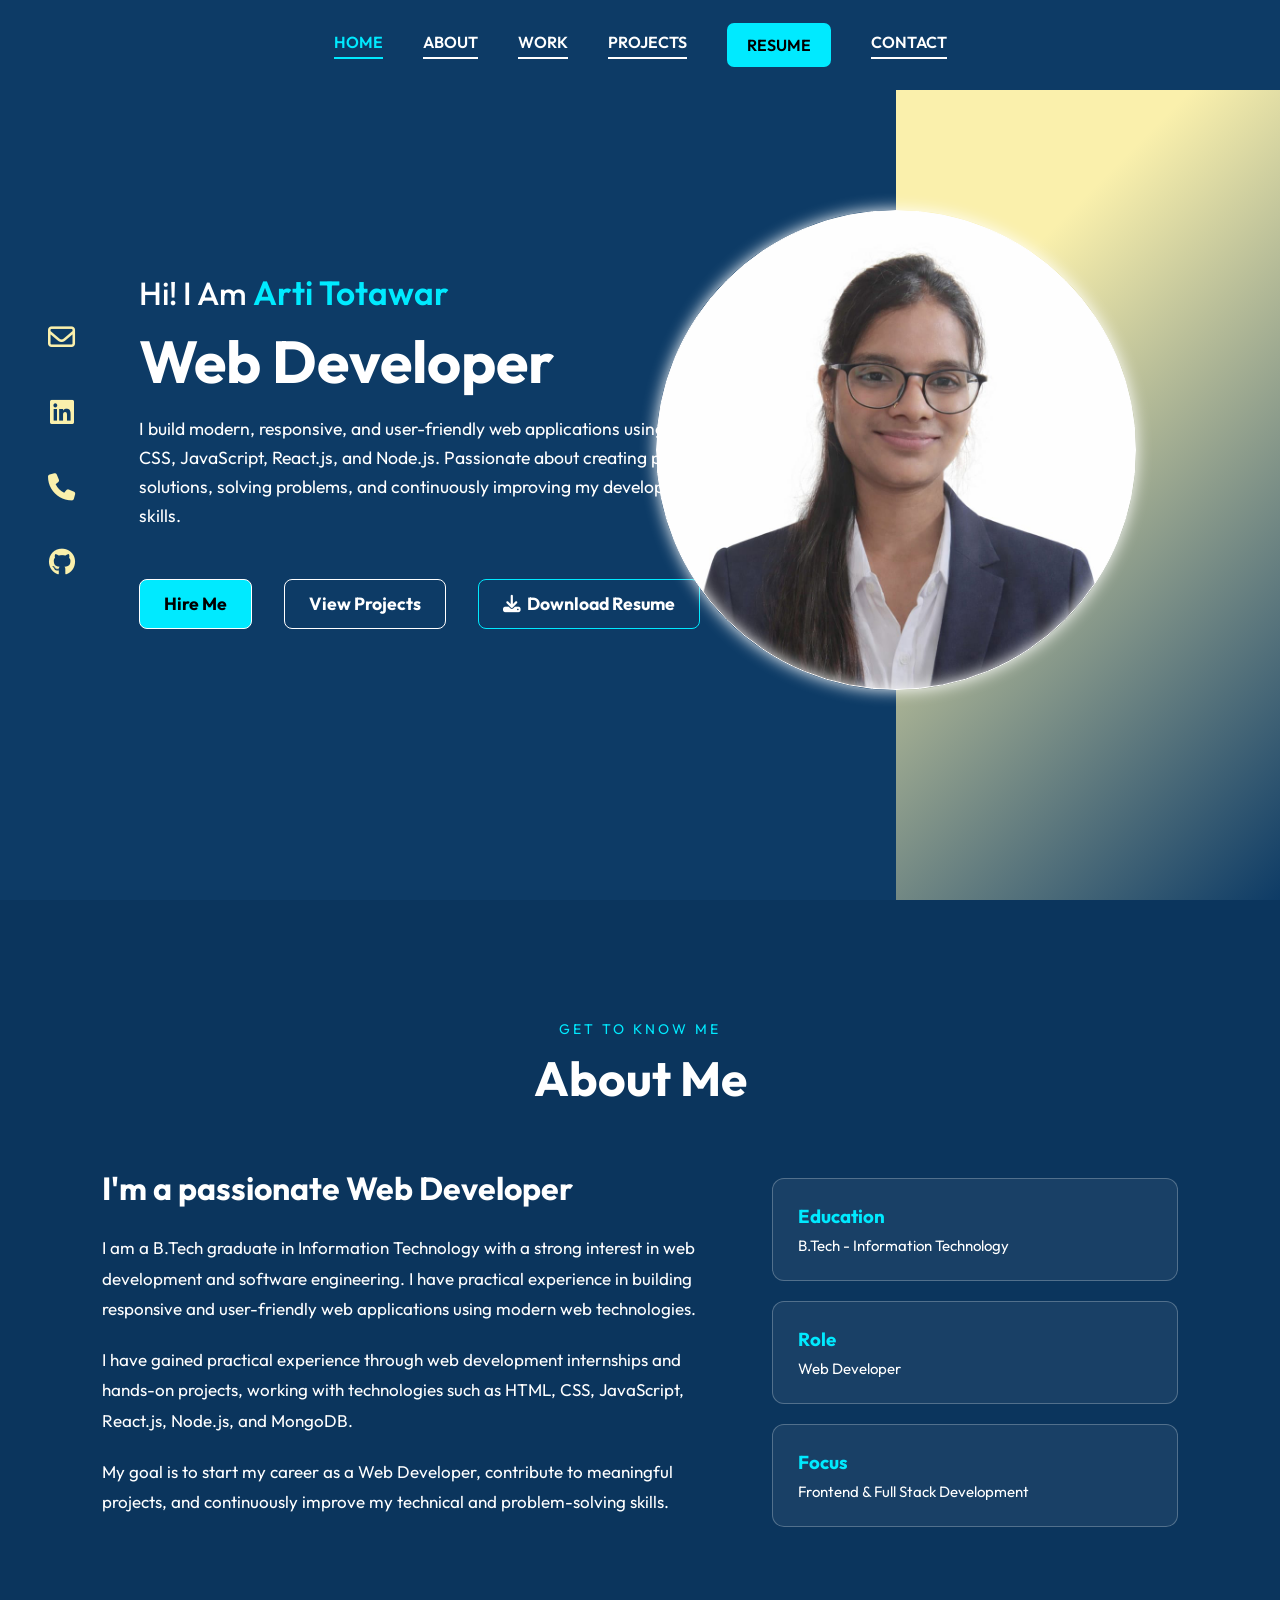
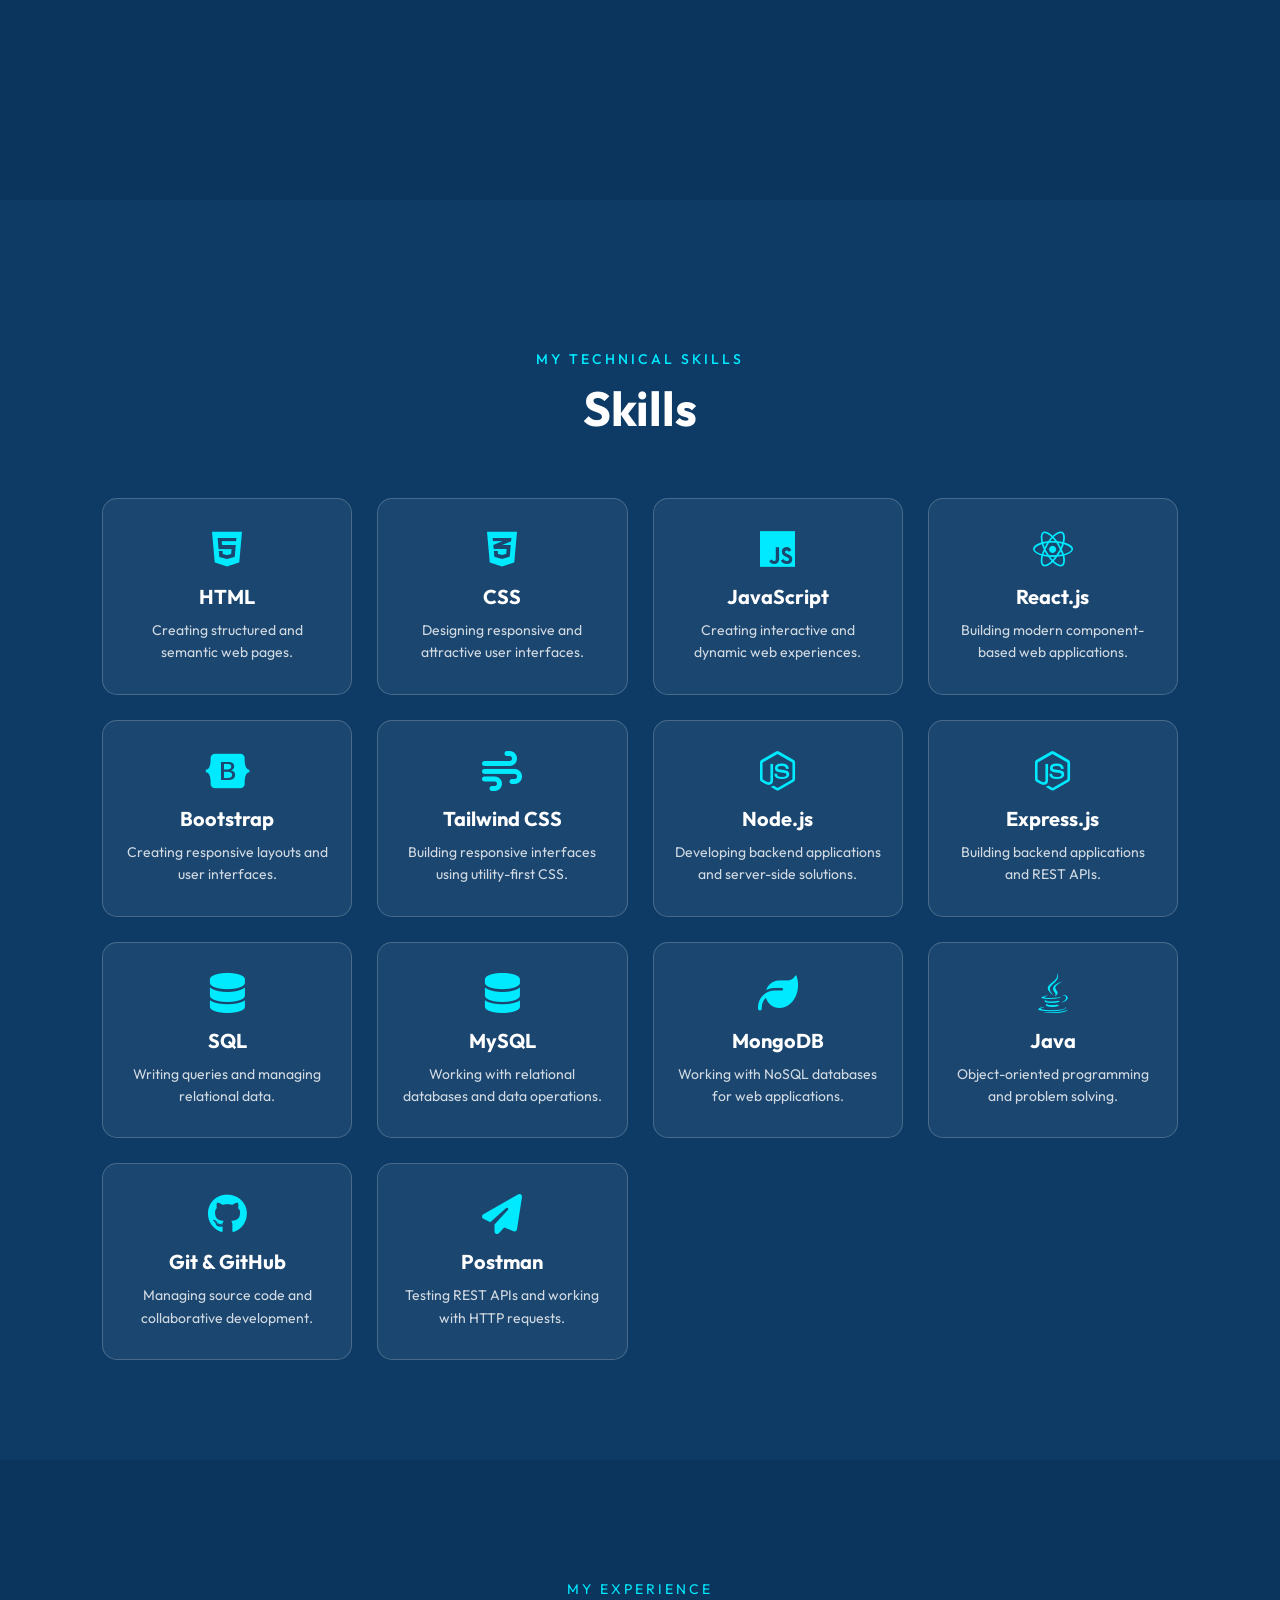
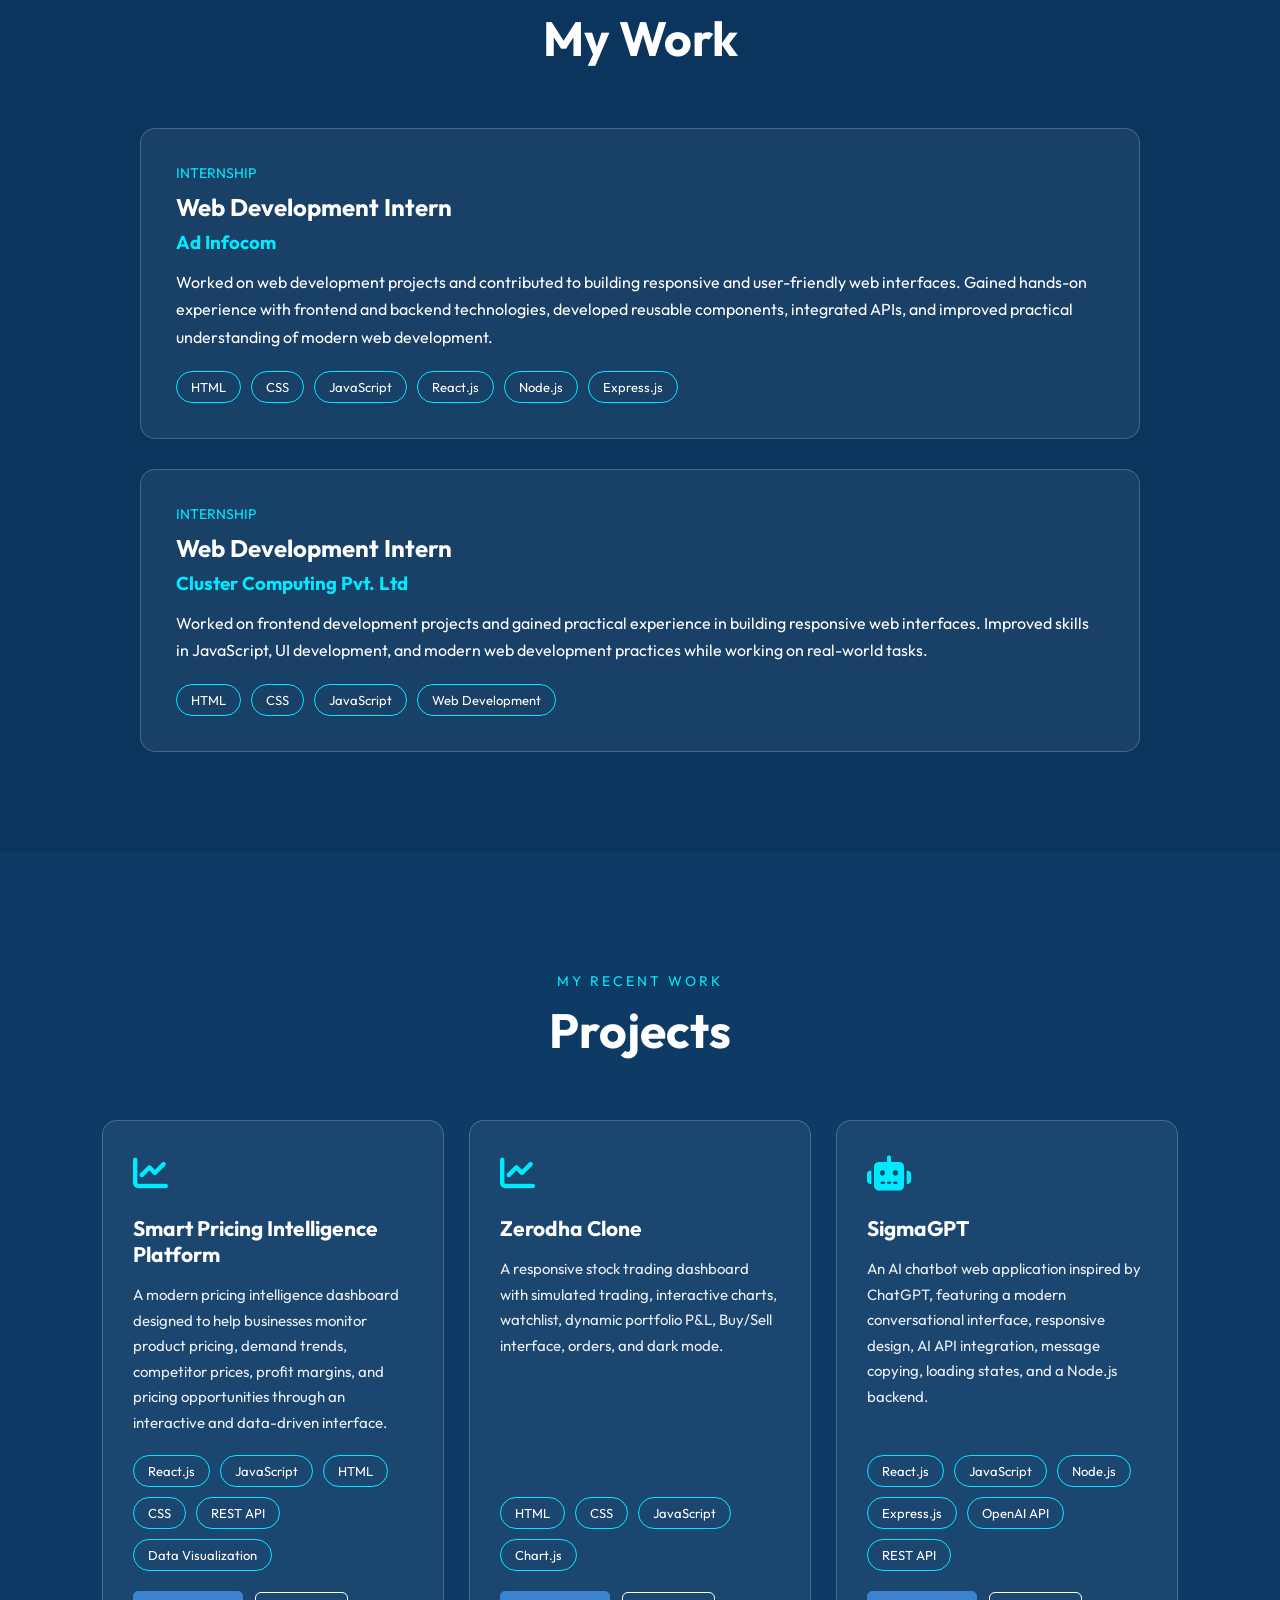
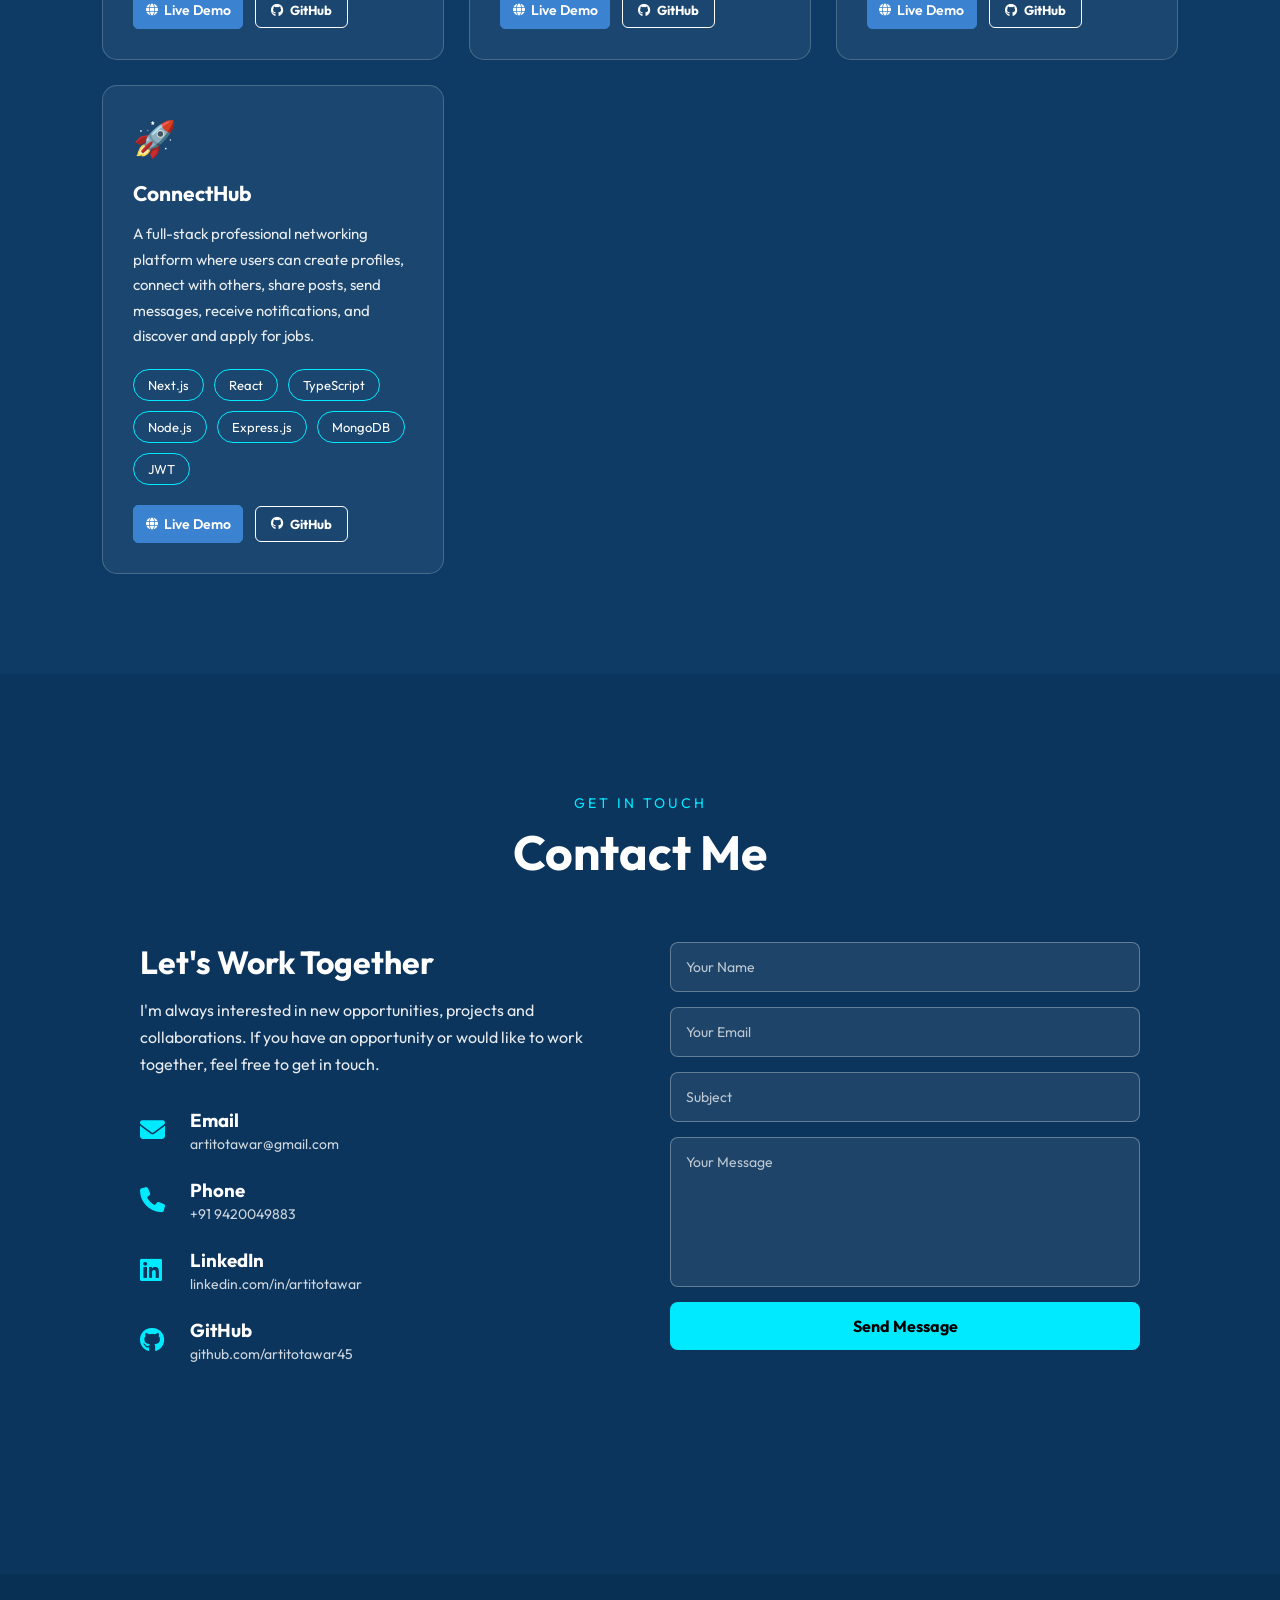
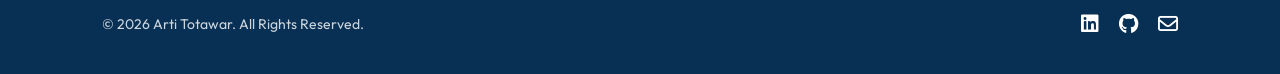
<file: index.html>
<!DOCTYPE html>
<html lang="en">

<head>
    <meta charset="UTF-8">
    <meta name="viewport" content="width=device-width, initial-scale=1.0">

    <title>Arti Totawar | Web Developer</title>

    <!-- CSS -->
    <link rel="stylesheet" href="style.css">

    <!-- Font Awesome -->
    <link
        rel="stylesheet"
        href="https://cdnjs.cloudflare.com/ajax/libs/font-awesome/6.7.2/css/all.min.css"
    >
</head>

<body>

    <!-- =====================================================
         NAVIGATION BAR
    ====================================================== -->

    <nav class="navlist">

        <a href="#home">HOME</a>

        <a href="#about">ABOUT</a>

        <a href="#work">WORK</a>

        <a href="#projects">PROJECTS</a>

        <a
            href="resume.pdf"
            target="_blank"
            class="resume-btn"
        >
            RESUME
        </a>

        <a href="#contact">CONTACT</a>

    </nav>


    <!-- =====================================================
         HOME SECTION
    ====================================================== -->

    <section
        class="portfolio-container"
        id="home"
    >

        <!-- LEFT SIDE -->

        <div class="left-container">

            <!-- SOCIAL ICONS -->

            <div class="icons">

                <!-- EMAIL -->

                <a href="mailto:artitotawar@gmail.com">
                    <i class="fa-regular fa-envelope"></i>
                </a>


                <!-- LINKEDIN -->

                <a
                    href="https://www.linkedin.com/in/artitotawar"
                    target="_blank"
                    rel="noopener noreferrer"
                >
                    <i class="fa-brands fa-linkedin"></i>
                </a>


                <!-- PHONE -->

                <a href="tel:+919420049883">
                    <i class="fa-solid fa-phone"></i>
                </a>


                <!-- GITHUB -->

                <a
                    href="https://github.com/artitotawar45"
                    target="_blank"
                    rel="noopener noreferrer"
                >
                    <i class="fa-brands fa-github"></i>
                </a>

            </div>


            <!-- HOME CONTENT -->

            <div class="content">

                <p class="intro">
                    Hi! I Am
                    <span>Arti Totawar</span>
                </p>


                <h1>
                    Web Developer
                </h1>


                <p class="detail">
                    I build modern, responsive, and user-friendly web
                    applications using HTML, CSS, JavaScript, React.js,
                    and Node.js. Passionate about creating practical
                    solutions, solving problems, and continuously
                    improving my development skills.
                </p>


                <!-- BUTTONS -->

                <div class="btn-container">

                    <a
                        href="#contact"
                        class="btn hire-btn"
                    >
                        Hire Me
                    </a>


                    <a
                        href="#projects"
                        class="btn project-btn"
                    >
                        View Projects
                    </a>


                    <a
                        href="resume.pdf"
                        download
                        class="btn resume-download-btn"
                    >
                        <i class="fa-solid fa-download"></i>
                        Download Resume
                    </a>

                </div>

            </div>

        </div>


        <!-- RIGHT SIDE -->

        <div class="right-container"></div>


        <!-- PROFILE IMAGE -->

        <div class="design">

            <div class="circle"></div>

            <div class="circle"></div>

        </div>

    </section>



    <!-- =====================================================
         ABOUT SECTION
    ====================================================== -->

    <section
        class="portfolio-section about-section"
        id="about"
    >

        <div class="section-title">

            <p>
                GET TO KNOW ME
            </p>

            <h1>
                About Me
            </h1>

        </div>


        <div class="about-content">

            <!-- ABOUT TEXT -->

            <div class="about-text">

                <h2>
                    I'm a passionate Web Developer
                </h2>


                <p>
                    I am a B.Tech graduate in Information Technology
                    with a strong interest in web development and
                    software engineering. I have practical experience
                    in building responsive and user-friendly web
                    applications using modern web technologies.
                </p>


                <p>
                    I have gained practical experience through web
                    development internships and hands-on projects,
                    working with technologies such as HTML, CSS,
                    JavaScript, React.js, Node.js, and MongoDB.
                </p>


                <p>
                    My goal is to start my career as a Web Developer,
                    contribute to meaningful projects, and continuously
                    improve my technical and problem-solving skills.
                </p>

            </div>


            <!-- ABOUT INFORMATION -->

            <div class="about-box">

                <div>

                    <h3>
                        Education
                    </h3>

                    <p>
                        B.Tech - Information Technology
                    </p>

                </div>


                <div>

                    <h3>
                        Role
                    </h3>

                    <p>
                        Web Developer
                    </p>

                </div>


                <div>

                    <h3>
                        Focus
                    </h3>

                    <p>
                        Frontend & Full Stack Development
                    </p>

                </div>

            </div>

        </div>

    </section>



    <!-- =====================================================
         SKILLS SECTION
    ====================================================== -->

    <section
        id="skills"
        class="skills-section"
    >

        <div class="section-heading">

            <span>
                MY TECHNICAL SKILLS
            </span>

            <h1>
                Skills
            </h1>

        </div>


        <div class="skills-grid">

            <!-- HTML -->

            <div class="skill-card">

                <i class="fa-brands fa-html5"></i>

                <h3>
                    HTML
                </h3>

                <p>
                    Creating structured and semantic web pages.
                </p>

            </div>


            <!-- CSS -->

            <div class="skill-card">

                <i class="fa-brands fa-css3-alt"></i>

                <h3>
                    CSS
                </h3>

                <p>
                    Designing responsive and attractive user interfaces.
                </p>

            </div>


            <!-- JAVASCRIPT -->

            <div class="skill-card">

                <i class="fa-brands fa-js"></i>

                <h3>
                    JavaScript
                </h3>

                <p>
                    Creating interactive and dynamic web experiences.
                </p>

            </div>


            <!-- REACT -->

            <div class="skill-card">

                <i class="fa-brands fa-react"></i>

                <h3>
                    React.js
                </h3>

                <p>
                    Building modern component-based web applications.
                </p>

            </div>


            <!-- BOOTSTRAP -->

            <div class="skill-card">

                <i class="fa-brands fa-bootstrap"></i>

                <h3>
                    Bootstrap
                </h3>

                <p>
                    Creating responsive layouts and user interfaces.
                </p>

            </div>


            <!-- TAILWIND -->

            <div class="skill-card">

                <i class="fa-solid fa-wind"></i>

                <h3>
                    Tailwind CSS
                </h3>

                <p>
                    Building responsive interfaces using utility-first CSS.
                </p>

            </div>


            <!-- NODE -->

            <div class="skill-card">

                <i class="fa-brands fa-node-js"></i>

                <h3>
                    Node.js
                </h3>

                <p>
                    Developing backend applications and server-side solutions.
                </p>

            </div>


            <!-- EXPRESS -->

            <div class="skill-card">

                <i class="fa-brands fa-node-js"></i>

                <h3>
                    Express.js
                </h3>

                <p>
                    Building backend applications and REST APIs.
                </p>

            </div>


            <!-- SQL -->

            <div class="skill-card">

                <i class="fa-solid fa-database"></i>

                <h3>
                    SQL
                </h3>

                <p>
                    Writing queries and managing relational data.
                </p>

            </div>


            <!-- MYSQL -->

            <div class="skill-card">

                <i class="fa-solid fa-database"></i>

                <h3>
                    MySQL
                </h3>

                <p>
                    Working with relational databases and data operations.
                </p>

            </div>


            <!-- MONGODB -->

            <div class="skill-card">

                <i class="fa-solid fa-leaf"></i>

                <h3>
                    MongoDB
                </h3>

                <p>
                    Working with NoSQL databases for web applications.
                </p>

            </div>


            <!-- JAVA -->

            <div class="skill-card">

                <i class="fa-brands fa-java"></i>

                <h3>
                    Java
                </h3>

                <p>
                    Object-oriented programming and problem solving.
                </p>

            </div>


            <!-- GIT -->

            <div class="skill-card">

                <i class="fa-brands fa-github"></i>

                <h3>
                    Git & GitHub
                </h3>

                <p>
                    Managing source code and collaborative development.
                </p>

            </div>


            <!-- POSTMAN -->

            <div class="skill-card">

                <i class="fa-solid fa-paper-plane"></i>

                <h3>
                    Postman
                </h3>

                <p>
                    Testing REST APIs and working with HTTP requests.
                </p>

            </div>

        </div>

    </section>



    <!-- =====================================================
         WORK SECTION
    ====================================================== -->

    <section
        class="portfolio-section work-section"
        id="work"
    >

        <div class="section-title">

            <p>
                MY EXPERIENCE
            </p>

            <h1>
                My Work
            </h1>

        </div>


        <div class="work-container">

            <!-- WORK 1 -->

            <div class="work-card">

                <div class="work-date">
                    Internship
                </div>

                <h2>
                    Web Development Intern
                </h2>

                <h3>
                    Ad Infocom
                </h3>

                <p>
                    Worked on web development projects and contributed
                    to building responsive and user-friendly web
                    interfaces. Gained hands-on experience with
                    frontend and backend technologies, developed
                    reusable components, integrated APIs, and improved
                    practical understanding of modern web development.
                </p>

                <div class="technology-list">

                    <span>HTML</span>
                    <span>CSS</span>
                    <span>JavaScript</span>
                    <span>React.js</span>
                    <span>Node.js</span>
                    <span>Express.js</span>

                </div>

            </div>


            <!-- WORK 2 -->

            <div class="work-card">

                <div class="work-date">
                    Internship
                </div>

                <h2>
                    Web Development Intern
                </h2>

                <h3>
                    Cluster Computing Pvt. Ltd
                </h3>

                <p>
                    Worked on frontend development projects and gained
                    practical experience in building responsive web
                    interfaces. Improved skills in JavaScript, UI
                    development, and modern web development practices
                    while working on real-world tasks.
                </p>

                <div class="technology-list">

                    <span>HTML</span>
                    <span>CSS</span>
                    <span>JavaScript</span>
                    <span>Web Development</span>

                </div>

            </div>

        </div>

    </section>



    <!-- =====================================================
         PROJECTS SECTION
    ====================================================== -->

    <section
        class="portfolio-section projects-section"
        id="projects"
    >

        <div class="section-title">

            <p>
                MY RECENT WORK
            </p>

            <h1>
                Projects
            </h1>

        </div>


        <div class="project-grid">

            <!-- PROJECT 1 -->

            <div class="project-card">

                <div class="project-icon">
                    <i class="fa-solid fa-chart-line"></i>
                </div>

                <h2>
                    Smart Pricing Intelligence Platform
                </h2>

                <p>
                    A modern pricing intelligence dashboard designed
                    to help businesses monitor product pricing, demand
                    trends, competitor prices, profit margins, and
                    pricing opportunities through an interactive and
                    data-driven interface.
                </p>

                <div class="technology-list">

                    <span>React.js</span>
                    <span>JavaScript</span>
                    <span>HTML</span>
                    <span>CSS</span>
                    <span>REST API</span>
                    <span>Data Visualization</span>

                </div>

                <div class="project-links">

                    <a
                        href="https://smart-pricing-delta.vercel.app/"
                        target="_blank"
                        rel="noopener noreferrer"
                        class="live-demo-btn"
                    >
                        <i class="fa-solid fa-globe"></i>
                        Live Demo
                    </a>

                    <a
                        href="https://github.com/artitotawar45/SmartPricing"
                        target="_blank"
                        rel="noopener noreferrer"
                        class="card-btn github-btn"
                    >
                        <i class="fa-brands fa-github"></i>
                        GitHub
                    </a>

                </div>

            </div>



            <!-- PROJECT 2 -->

            <div class="project-card">

                <div class="project-icon">
                    <i class="fa-solid fa-chart-line"></i>
                </div>

                <h2>
                    Zerodha Clone
                </h2>

                <p>
                    A responsive stock trading dashboard with simulated
                    trading, interactive charts, watchlist, dynamic
                    portfolio P&amp;L, Buy/Sell interface, orders,
                    and dark mode.
                </p>

                <div class="technology-list">

                    <span>HTML</span>
                    <span>CSS</span>
                    <span>JavaScript</span>
                    <span>Chart.js</span>

                </div>

                <div class="project-links">

                    <a
                        href="https://artitotawar45.github.io/zerodha/"
                        target="_blank"
                        rel="noopener noreferrer"
                        class="live-demo-btn"
                    >
                        <i class="fa-solid fa-globe"></i>
                        Live Demo
                    </a>

                    <a
                        href="https://github.com/artitotawar45/zerodha"
                        target="_blank"
                        rel="noopener noreferrer"
                        class="card-btn github-btn"
                    >
                        <i class="fa-brands fa-github"></i>
                        GitHub
                    </a>

                </div>

            </div>



            <!-- PROJECT 3 -->

            <div class="project-card">

                <div class="project-icon">
                    <i class="fa-solid fa-robot"></i>
                </div>

                <h2>
                    SigmaGPT
                </h2>

                <p>
                    An AI chatbot web application inspired by ChatGPT,
                    featuring a modern conversational interface,
                    responsive design, AI API integration, message
                    copying, loading states, and a Node.js backend.
                </p>

                <div class="technology-list">

                    <span>React.js</span>
                    <span>JavaScript</span>
                    <span>Node.js</span>
                    <span>Express.js</span>
                    <span>OpenAI API</span>
                    <span>REST API</span>

                </div>

                <div class="project-links">

                    <a
                        href="https://sigmagpt-henna.vercel.app/"
                        target="_blank"
                        rel="noopener noreferrer"
                        class="live-demo-btn"
                    >
                        <i class="fa-solid fa-globe"></i>
                        Live Demo
                    </a>

                    <a
                        href="https://github.com/artitotawar45/SigmaGPT"
                        target="_blank"
                        rel="noopener noreferrer"
                        class="card-btn github-btn"
                    >
                        <i class="fa-brands fa-github"></i>
                        GitHub
                    </a>

                </div>

            </div>



            <!-- PROJECT 4 -->

            <div class="project-card">

                <div class="project-icon">
                    🚀
                </div>

                <h2>
                    ConnectHub
                </h2>

                <p>
                    A full-stack professional networking platform where
                    users can create profiles, connect with others,
                    share posts, send messages, receive notifications,
                    and discover and apply for jobs.
                </p>

                <div class="technology-list">

                    <span>Next.js</span>
                    <span>React</span>
                    <span>TypeScript</span>
                    <span>Node.js</span>
                    <span>Express.js</span>
                    <span>MongoDB</span>
                    <span>JWT</span>

                </div>

                <div class="project-links">

                    <a
                        href="https://connect-hub-professional-network-ey.vercel.app"
                        target="_blank"
                        rel="noopener noreferrer"
                        class="live-demo-btn"
                    >
                        <i class="fa-solid fa-globe"></i>
                        Live Demo
                    </a>

                    <a
                        href="https://github.com/artitotawar45/ConnectHub-Professional-Network"
                        target="_blank"
                        rel="noopener noreferrer"
                        class="card-btn github-btn"
                    >
                        <i class="fa-brands fa-github"></i>
                        GitHub
                    </a>

                </div>

            </div>

        </div>

    </section>



    <!-- =====================================================
         CONTACT SECTION
    ====================================================== -->

    <section
        class="portfolio-section contact-section"
        id="contact"
    >

        <div class="section-title">

            <p>
                GET IN TOUCH
            </p>

            <h1>
                Contact Me
            </h1>

        </div>


        <div class="contact-container">

            <!-- CONTACT INFORMATION -->

            <div class="contact-text">

                <h2>
                    Let's Work Together
                </h2>

                <p>
                    I'm always interested in new opportunities,
                    projects and collaborations. If you have an
                    opportunity or would like to work together,
                    feel free to get in touch.
                </p>


                <!-- EMAIL -->

                <div class="contact-item">

                    <i class="fa-solid fa-envelope"></i>

                    <div>

                        <h3>
                            Email
                        </h3>

                        <p>
                            artitotawar@gmail.com
                        </p>

                    </div>

                </div>


                <!-- PHONE -->

                <div class="contact-item">

                    <i class="fa-solid fa-phone"></i>

                    <div>

                        <h3>
                            Phone
                        </h3>

                        <p>
                            +91 9420049883
                        </p>

                    </div>

                </div>


                <!-- LINKEDIN -->

                <div class="contact-item">

                    <i class="fa-brands fa-linkedin"></i>

                    <div>

                        <h3>
                            LinkedIn
                        </h3>

                        <p>
                            linkedin.com/in/artitotawar
                        </p>

                    </div>

                </div>


                <!-- GITHUB -->

                <div class="contact-item">

                    <i class="fa-brands fa-github"></i>

                    <div>

                        <h3>
                            GitHub
                        </h3>

                        <p>
                            github.com/artitotawar45
                        </p>

                    </div>

                </div>

            </div>



            <!-- CONTACT FORM -->

            <form
                class="contact-form"
            >

                <input
                    type="text"
                    placeholder="Your Name"
                    required
                >

                <input
                    type="email"
                    placeholder="Your Email"
                    required
                >

                <input
                    type="text"
                    placeholder="Subject"
                >

                <textarea
                    placeholder="Your Message"
                    required
                ></textarea>

                <button type="submit">
                    Send Message
                </button>

            </form>

        </div>

    </section>



    <!-- =====================================================
         FOOTER
    ====================================================== -->

    <footer class="footer">

        <p>
            © 2026 Arti Totawar. All Rights Reserved.
        </p>


        <div class="footer-icons">

            <a
                href="https://www.linkedin.com/in/artitotawar"
                target="_blank"
                rel="noopener noreferrer"
            >
                <i class="fa-brands fa-linkedin"></i>
            </a>


            <a
                href="https://github.com/artitotawar45"
                target="_blank"
                rel="noopener noreferrer"
            >
                <i class="fa-brands fa-github"></i>
            </a>


            <a href="mailto:artitotawar@gmail.com">
                <i class="fa-regular fa-envelope"></i>
            </a>

        </div>

    </footer>



    <!-- BACK TO TOP -->

    <button
        class="back-to-top"
        aria-label="Back to top"
    >
        ↑
    </button>


    <!-- JAVASCRIPT -->

    <script src="script.js"></script>

</body>

</html>
</file>
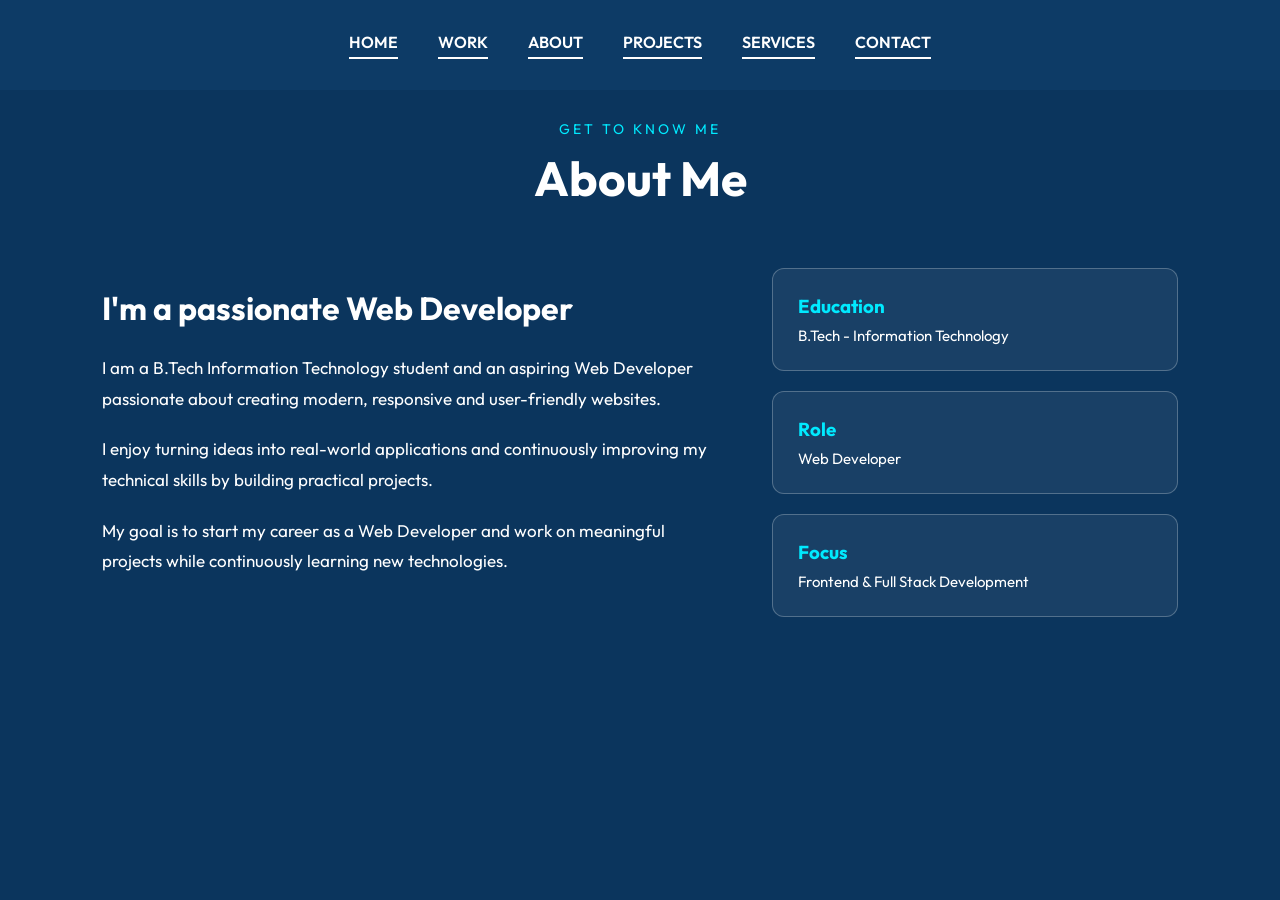
<file: about.html>
<!DOCTYPE html>
<html lang="en">

<head>
    <meta charset="UTF-8">
    <meta name="viewport" content="width=device-width, initial-scale=1.0">

    <title>About | Arti Totawar</title>

    <link rel="stylesheet" href="style.css">

    <link rel="stylesheet"
        href="https://cdnjs.cloudflare.com/ajax/libs/font-awesome/6.7.2/css/all.min.css">
</head>

<body>

    <div class="inner-page">

        <nav class="navlist">

            <a href="index.html">HOME</a>
            <a href="work.html">WORK</a>
            <a href="about.html">ABOUT</a>
            <a href="project.html">PROJECTS</a>
            <a href="service.html">SERVICES</a>
            <a href="contact.html">CONTACT</a>

        </nav>


        <section class="portfolio-section about-section" id="about">

    <div class="section-title">
        <p>GET TO KNOW ME</p>
        <h1>About Me</h1>
    </div>

    <div class="about-content">

        <div class="about-text">

            <h2>I'm a passionate Web Developer</h2>

            <p>
                I am a B.Tech Information Technology student and an aspiring
                Web Developer passionate about creating modern, responsive
                and user-friendly websites.
            </p>

            <p>
                I enjoy turning ideas into real-world applications and
                continuously improving my technical skills by building
                practical projects.
            </p>

            <p>
                My goal is to start my career as a Web Developer and work
                on meaningful projects while continuously learning new
                technologies.
            </p>

        </div>


        <div class="about-box">

            <div>
                <h3>Education</h3>
                <p>B.Tech - Information Technology</p>
            </div>

            <div>
                <h3>Role</h3>
                <p>Web Developer</p>
            </div>

            <div>
                <h3>Focus</h3>
                <p>Frontend & Full Stack Development</p>
            </div>

        </div>

    </div>

</section>

    </div>

</body>

</html>
</file>
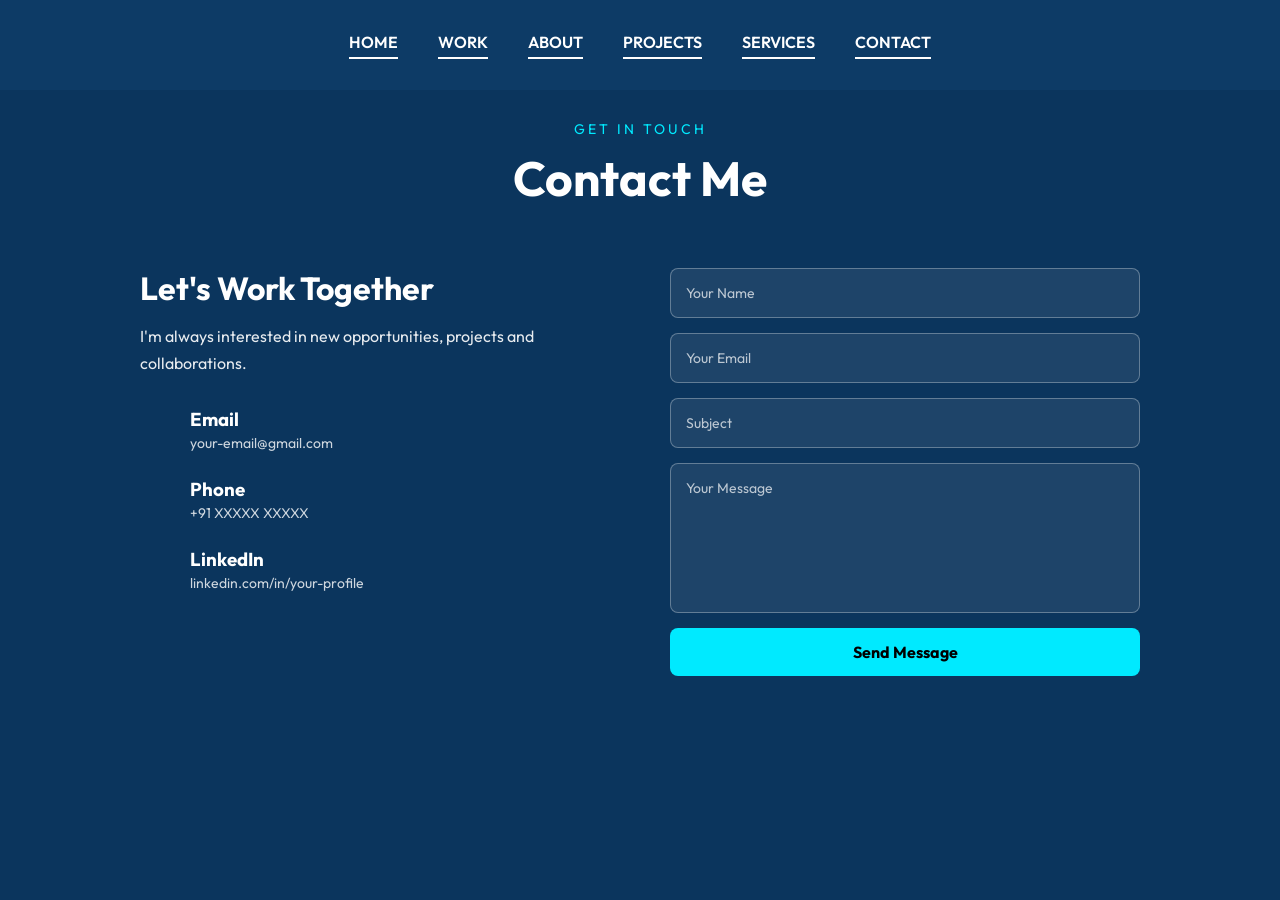
<file: contact.html>
<!DOCTYPE html>
<html lang="en">

<head>

    <meta charset="UTF-8">
    <meta name="viewport" content="width=device-width, initial-scale=1.0">

    <title>Contact | Arti Totawar</title>

    <link rel="stylesheet" href="style.css">

</head>

<body>

    <div class="inner-page">

        <nav class="navlist">

            <a href="index.html">HOME</a>
            <a href="work.html">WORK</a>
            <a href="about.html">ABOUT</a>
            <a href="project.html">PROJECTS</a>
            <a href="service.html">SERVICES</a>
            <a href="contact.html">CONTACT</a>

        </nav>


        <section class="portfolio-section contact-section" id="contact">

    <div class="section-title">

        <p>GET IN TOUCH</p>
        <h1>Contact Me</h1>

    </div>


    <div class="contact-container">


        <div class="contact-text">

            <h2>Let's Work Together</h2>

            <p>
                I'm always interested in new opportunities,
                projects and collaborations.
            </p>


            <div class="contact-item">

                <i class="fa-solid fa-envelope"></i>

                <div>
                    <h3>Email</h3>
                    <p>your-email@gmail.com</p>
                </div>

            </div>


            <div class="contact-item">

                <i class="fa-solid fa-phone"></i>

                <div>
                    <h3>Phone</h3>
                    <p>+91 XXXXX XXXXX</p>
                </div>

            </div>


            <div class="contact-item">

                <i class="fa-brands fa-linkedin"></i>

                <div>
                    <h3>LinkedIn</h3>
                    <p>linkedin.com/in/your-profile</p>
                </div>

            </div>

        </div>


        <form class="contact-form">

            <input
                type="text"
                placeholder="Your Name"
                required
            >

            <input
                type="email"
                placeholder="Your Email"
                required
            >

            <input
                type="text"
                placeholder="Subject"
            >

            <textarea
                placeholder="Your Message"
                required
            ></textarea>

            <button type="submit">
                Send Message
            </button>

        </form>

    </div>

</section>

    </div>

</body>

</html>
</file>
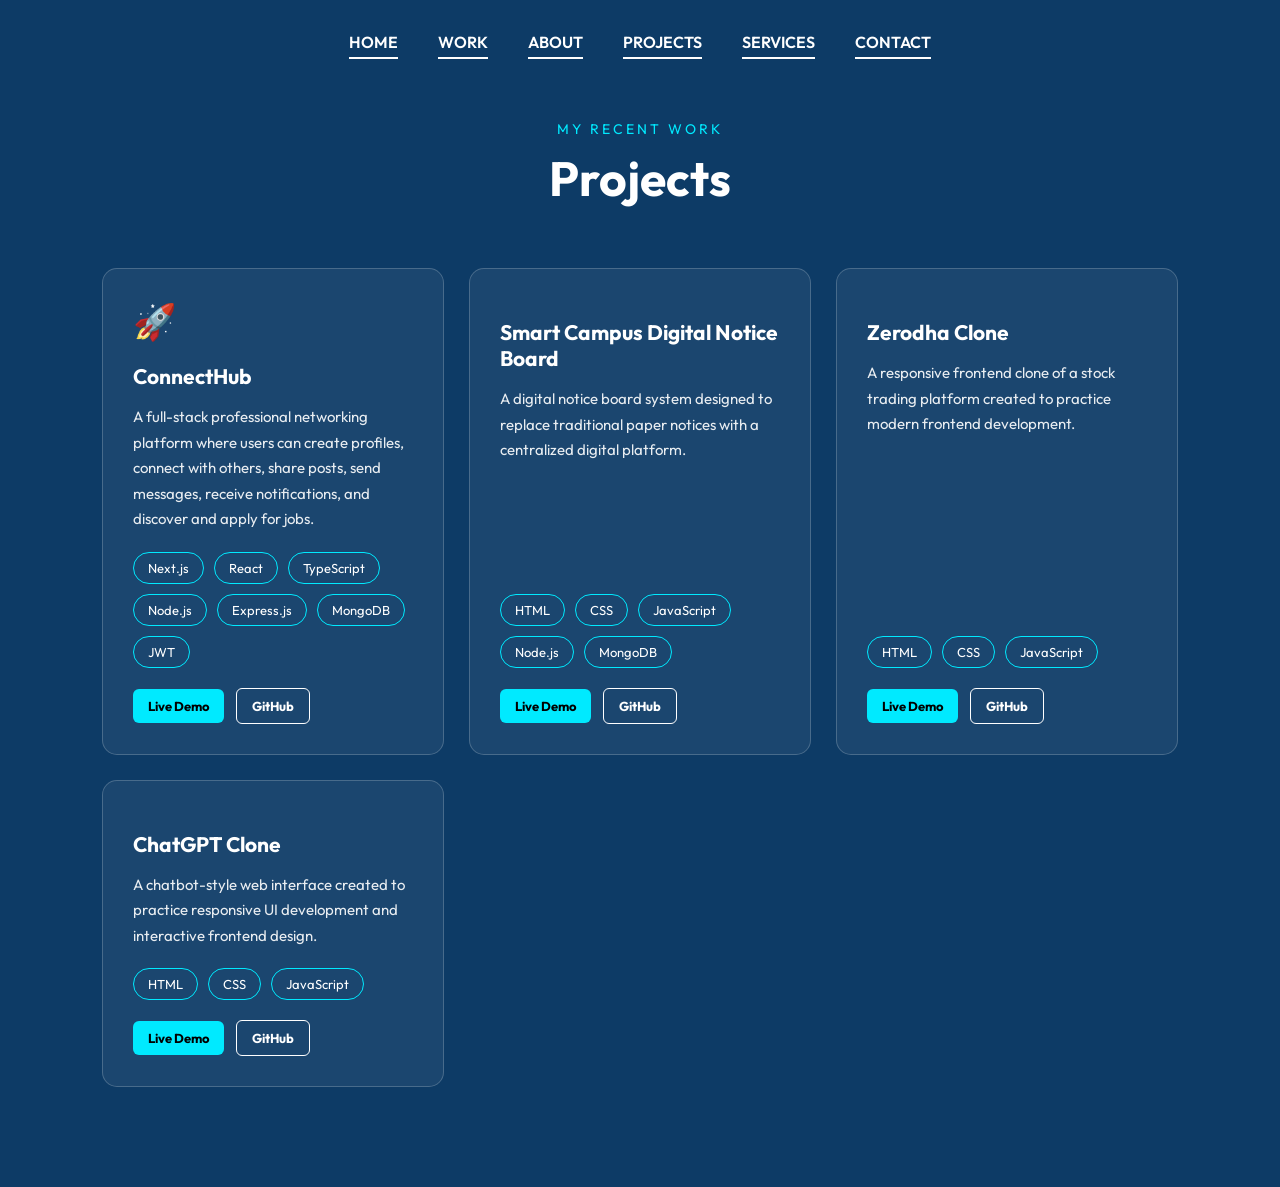
<file: project.html>
<!DOCTYPE html>
<html lang="en">

<head>

    <meta charset="UTF-8">
    <meta name="viewport" content="width=device-width, initial-scale=1.0">

    <title>Projects | Arti Totawar</title>

    <link rel="stylesheet" href="style.css">

</head>

<body>

    <div class="inner-page">

        <nav class="navlist">

            <a href="index.html">HOME</a>
            <a href="work.html">WORK</a>
            <a href="about.html">ABOUT</a>
            <a href="project.html">PROJECTS</a>
            <a href="service.html">SERVICES</a>
            <a href="contact.html">CONTACT</a>

        </nav>


        <section class="portfolio-section projects-section" id="projects">

            <div class="section-title">

                <p>MY RECENT WORK</p>
                <h1>Projects</h1>

            </div>


            <div class="project-grid">


                <!-- =========================================
                     CONNECTHUB
                ========================================== -->

                <div class="project-card">

                    <div class="project-icon">
                        🚀
                    </div>

                    <h2>ConnectHub</h2>

                    <p>
                        A full-stack professional networking platform
                        where users can create profiles, connect with
                        others, share posts, send messages, receive
                        notifications, and discover and apply for jobs.
                    </p>

                    <div class="technology-list">

                        <span>Next.js</span>
                        <span>React</span>
                        <span>TypeScript</span>
                        <span>Node.js</span>
                        <span>Express.js</span>
                        <span>MongoDB</span>
                        <span>JWT</span>

                    </div>

                    <div class="project-links">

                        <a
                            href="https://connect-hub-professional-network-ey.vercel.app"
                            target="_blank"
                            rel="noopener noreferrer"
                            class="card-btn"
                        >
                            Live Demo
                        </a>

                        <a
                            href="https://github.com/artitotawar45/ConnectHub-Professional-Network"
                            target="_blank"
                            rel="noopener noreferrer"
                            class="card-btn github-btn"
                        >
                            GitHub
                        </a>

                    </div>

                </div>


                <!-- =========================================
                     SMART CAMPUS DIGITAL NOTICE BOARD
                ========================================== -->

                <div class="project-card">

                    <div class="project-icon">
                        <i class="fa-solid fa-bullhorn"></i>
                    </div>

                    <h2>Smart Campus Digital Notice Board</h2>

                    <p>
                        A digital notice board system designed to replace
                        traditional paper notices with a centralized
                        digital platform.
                    </p>

                    <div class="technology-list">

                        <span>HTML</span>
                        <span>CSS</span>
                        <span>JavaScript</span>
                        <span>Node.js</span>
                        <span>MongoDB</span>

                    </div>

                    <div class="project-links">

                        <a href="#" class="card-btn">
                            Live Demo
                        </a>

                        <a href="#" class="card-btn github-btn">
                            GitHub
                        </a>

                    </div>

                </div>


                <!-- =========================================
                     ZERODHA CLONE
                ========================================== -->

                <div class="project-card">

                    <div class="project-icon">
                        <i class="fa-solid fa-chart-line"></i>
                    </div>

                    <h2>Zerodha Clone</h2>

                    <p>
                        A responsive frontend clone of a stock trading
                        platform created to practice modern frontend
                        development.
                    </p>

                    <div class="technology-list">

                        <span>HTML</span>
                        <span>CSS</span>
                        <span>JavaScript</span>

                    </div>

                    <div class="project-links">

                        <a href="#" class="card-btn">
                            Live Demo
                        </a>

                        <a href="#" class="card-btn github-btn">
                            GitHub
                        </a>

                    </div>

                </div>


                <!-- =========================================
                     CHATGPT CLONE
                ========================================== -->

                <div class="project-card">

                    <div class="project-icon">
                        <i class="fa-solid fa-robot"></i>
                    </div>

                    <h2>ChatGPT Clone</h2>

                    <p>
                        A chatbot-style web interface created to practice
                        responsive UI development and interactive frontend
                        design.
                    </p>

                    <div class="technology-list">

                        <span>HTML</span>
                        <span>CSS</span>
                        <span>JavaScript</span>

                    </div>

                    <div class="project-links">

                        <a href="#" class="card-btn">
                            Live Demo
                        </a>

                        <a href="#" class="card-btn github-btn">
                            GitHub
                        </a>

                    </div>

                </div>


            </div>

        </section>

    </div>

</body>

</html>
</file>
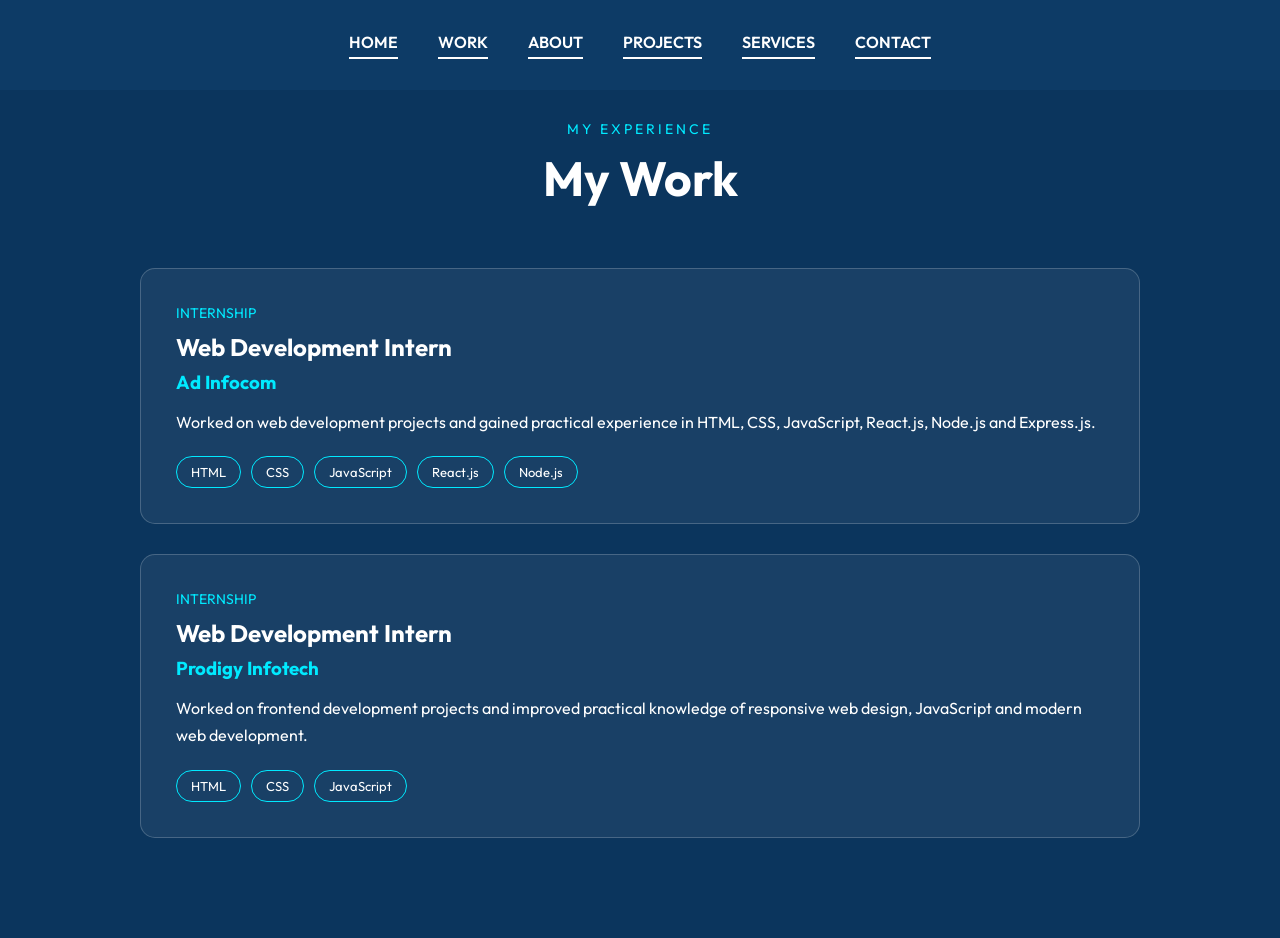
<file: work.html>
<!DOCTYPE html>
<html lang="en">

<head>

    <meta charset="UTF-8">
    <meta name="viewport" content="width=device-width, initial-scale=1.0">

    <title>Work | Arti Totawar</title>

    <link rel="stylesheet" href="style.css">

</head>

<body>

    <div class="inner-page">

        <nav class="navlist">

            <a href="index.html">HOME</a>
            <a href="work.html">WORK</a>
            <a href="about.html">ABOUT</a>
            <a href="project.html">PROJECTS</a>
            <a href="service.html">SERVICES</a>
            <a href="contact.html">CONTACT</a>

        </nav>


        <section class="portfolio-section work-section" id="work">

    <div class="section-title">

        <p>MY EXPERIENCE</p>
        <h1>My Work</h1>

    </div>


    <div class="work-container">

        <div class="work-card">

            <div class="work-date">
                Internship
            </div>

            <h2>Web Development Intern</h2>

            <h3>Ad Infocom</h3>

            <p>
                Worked on web development projects and gained practical
                experience in HTML, CSS, JavaScript, React.js, Node.js
                and Express.js.
            </p>

            <div class="technology-list">

                <span>HTML</span>
                <span>CSS</span>
                <span>JavaScript</span>
                <span>React.js</span>
                <span>Node.js</span>

            </div>

        </div>


        <div class="work-card">

            <div class="work-date">
                Internship
            </div>

            <h2>Web Development Intern</h2>

            <h3>Prodigy Infotech</h3>

            <p>
                Worked on frontend development projects and improved
                practical knowledge of responsive web design,
                JavaScript and modern web development.
            </p>

            <div class="technology-list">

                <span>HTML</span>
                <span>CSS</span>
                <span>JavaScript</span>

            </div>

        </div>

    </div>

</section>

        </section>

    </div>

</body>

</html>
</file>
<file: style.css>
@import url('https://fonts.googleapis.com/css2?family=Outfit:wght@300;400;500;600;700;800&display=swap');


/* =====================================================
   GLOBAL
===================================================== */

* {
    margin: 0;
    padding: 0;
    box-sizing: border-box;
}

html {
    scroll-behavior: smooth;
    scroll-padding-top: 90px;
}

body {
    font-family: "Outfit", sans-serif;
    font-style: normal;

    width: 100%;
    max-width: 100%;

    overflow-x: hidden;
}

a {
    text-decoration: none;
}


/* =====================================================
   NAVIGATION
===================================================== */

.navlist {
    position: fixed;

    top: 0;
    left: 0;

    width: 100%;
    height: 90px;

    z-index: 9999;

    display: flex;
    justify-content: center;
    align-items: center;

    gap: 2.5rem;

    background: #0D3B66;
}

.navlist a {
    position: relative;

    color: #ffffff;

    text-decoration: none;
    text-transform: uppercase;

    font-size: 1rem;
    font-weight: 600;

    padding-bottom: 7px;

    transition: 0.3s;
}

.navlist a::after {
    content: "";

    position: absolute;

    left: 0;
    bottom: 0;

    width: 100%;
    height: 2px;

    background: #ffffff;

    transition: 0.3s;
}

.navlist a:hover,
.navlist a.active {
    color: #00eaff;
}

.navlist a:hover::after,
.navlist a.active::after {
    background: #00eaff;
}


/* Resume button */

.navlist .resume-btn {
    background: #00eaff;

    color: #000000;

    padding: 10px 18px;

    border-radius: 7px;

    border: 2px solid #00eaff;
}

.navlist .resume-btn::after {
    display: none;
}

.navlist .resume-btn:hover {
    background: transparent;
    color: #00eaff;
}


/* =====================================================
   HOME
===================================================== */

.portfolio-container {
    width: 100%;
    min-height: 100vh;

    display: flex;

    position: relative;

    overflow: hidden;

    background: #0D3B66;
}


/* LEFT */

.left-container {
    width: 70%;
    height: 100vh;
    min-height: 700px;

    background: #0D3B66;

    display: flex;
    align-items: center;

    padding-left: 3rem;

    flex-shrink: 0;

    position: relative;

    z-index: 3;
}


/* RIGHT */

.right-container {
    width: 30%;
    height: 100vh;
    min-height: 700px;

    background: linear-gradient(
        -45deg,
        #0D3B66,
        #faf0ac 70%
    );

    flex-shrink: 0;

    position: relative;
}


/* SOCIAL ICONS */

.icons {
    display: flex;

    flex-direction: column;

    justify-content: center;
    align-items: center;

    gap: 3rem;

    position: relative;

    z-index: 10;
}

.icons a {
    text-decoration: none;
}

.icons i {
    font-size: 1.7rem;

    color: #faf0ac;

    cursor: pointer;

    transition: 0.3s;
}

.icons i:hover {
    color: #00eaff;

    transform: scale(1.2);
}


/* HOME CONTENT */

.content {
    margin-left: 4rem;

    position: relative;

    z-index: 10;
}

.content .intro {
    font-size: 2rem;

    font-weight: 500;

    color: #ffffff;

    margin-bottom: 10px;
}

.content .intro span {
    color: #00eaff;

    font-size: 2.1rem;

    font-weight: 600;
}

.content h1 {
    font-size: 3.7rem;

    font-weight: 700;

    color: #ffffff;

    margin-bottom: 15px;
}

.content .detail {
    font-size: 1.1rem;

    font-weight: 400;

    color: #ffffff;

    max-width: 38rem;

    margin: 1.1rem 0 3rem;

    line-height: 1.8rem;
}


/* HOME BUTTONS */

.btn-container {
    display: flex;

    flex-wrap: wrap;

    gap: 2rem;
}

.btn {
    display: inline-flex;

    align-items: center;
    justify-content: center;

    gap: 6px;

    font-size: 1.1rem;

    padding: 0.8rem 1.5rem;

    border-radius: 0.5rem;

    border: 0.1rem solid #ffffff;

    font-weight: bold;

    transition: 0.4s;

    cursor: pointer;
}


/* Hire */

.hire-btn {
    background: #00eaff;
    color: #000000;
}

.hire-btn:hover {
    background: transparent;
    color: #ffffff;
}


/* Projects */

.project-btn {
    background: transparent;
    color: #ffffff;
}

.project-btn:hover {
    background: #00eaff;
    color: #000000;
}


/* Resume */

.resume-download-btn {
    background: transparent;

    color: #ffffff;

    border: 1px solid #00eaff;
}

.resume-download-btn:hover {
    background: #00eaff;

    color: #000000;
}


/* =====================================================
   PROFILE
===================================================== */

.design {
    position: absolute;

    inset: 0;

    width: 100%;
    height: 100%;

    pointer-events: none;

    z-index: 5;
}

.design .circle {
    aspect-ratio: 1;

    position: absolute;

    border-radius: 50%;

    top: 50%;
    left: 70%;

    transform: translate(-50%, -50%);
}


/* Outer circle */

.circle:nth-child(1) {
    width: 38rem;

    background: transparent;
}


/* Profile image */

.circle:nth-child(2) {
    width: 30rem;

    background-image: url("PROFESSIONAL_PHOTO.jpeg");

    background-size: cover;

    background-position: center;

    background-repeat: no-repeat;

    border: 0.1rem solid #ffffff;

    box-shadow:
        0 0 1rem #ffffff,
        inset 0 0 1rem #ffffff;
}


/* =====================================================
   GENERAL SECTIONS
===================================================== */

.portfolio-section {
    width: 100%;

    min-height: 100vh;

    padding: 120px 8% 100px;

    background: #0D3B66;

    color: #ffffff;

    position: relative;

    scroll-margin-top: 90px;
}


/* Alternate backgrounds */

.about-section,
.work-section,
.contact-section {
    background: #0b355d;
}

.skills-section,
.projects-section {
    background: #0D3B66;
}


/* =====================================================
   SECTION TITLE
===================================================== */

.section-title {
    text-align: center;

    margin-bottom: 60px;
}

.section-title p {
    color: #00eaff;

    font-size: 14px;

    letter-spacing: 3px;

    margin-bottom: 10px;
}

.section-title h1 {
    font-size: 3rem;

    color: #ffffff;
}


/* =====================================================
   ABOUT
===================================================== */

.about-content {
    max-width: 1100px;

    margin: auto;

    display: grid;

    grid-template-columns: 1.5fr 1fr;

    gap: 60px;

    align-items: center;
}

.about-text h2 {
    font-size: 2rem;

    margin-bottom: 25px;
}

.about-text p {
    font-size: 17px;

    line-height: 1.8;

    margin-bottom: 20px;

    color: #ffffff;
}

.about-box {
    display: flex;

    flex-direction: column;

    gap: 20px;
}

.about-box div {
    padding: 25px;

    border: 1px solid rgba(255,255,255,0.25);

    border-radius: 12px;

    background: rgba(255,255,255,0.06);

    transition: 0.3s;
}

.about-box div:hover {
    transform: translateX(8px);

    border-color: #00eaff;
}

.about-box h3 {
    color: #00eaff;

    margin-bottom: 8px;
}

.about-box p {
    font-size: 15px;
}


/* =====================================================
   SKILLS
===================================================== */

.skills-section {
    width: 100%;

    min-height: 100vh;

    padding: 150px 8% 100px;

    background: #0D3B66;

    color: #ffffff;
}

.section-heading {
    text-align: center;

    margin-bottom: 60px;
}

.section-heading span {
    display: block;

    color: #00eaff;

    font-size: 14px;

    letter-spacing: 3px;

    margin-bottom: 10px;

    font-weight: 500;
}

.section-heading h1 {
    font-size: 3rem;

    color: #ffffff;

    margin: 0;
}

.skills-grid {
    max-width: 1100px;

    margin: 0 auto;

    display: grid;

    grid-template-columns:
        repeat(4, minmax(0, 1fr));

    gap: 25px;
}

.skill-card {
    padding: 30px 20px;

    text-align: center;

    background: rgba(255,255,255,0.06);

    border: 1px solid rgba(255,255,255,0.2);

    border-radius: 15px;

    transition: 0.3s;
}

.skill-card:hover {
    transform: translateY(-8px);

    border-color: #00eaff;

    background: rgba(0,234,255,0.08);
}

.skill-card i {
    font-size: 40px;

    color: #00eaff;

    margin-bottom: 15px;
}

.skill-card h3 {
    font-size: 20px;

    color: #ffffff;

    margin-bottom: 10px;
}

.skill-card p {
    font-size: 14px;

    line-height: 1.6;

    color: rgba(255,255,255,0.8);
}


/* =====================================================
   WORK
===================================================== */

.work-container {
    max-width: 1000px;

    margin: auto;

    display: flex;

    flex-direction: column;

    gap: 30px;
}

.work-card {
    padding: 35px;

    border-radius: 15px;

    background: rgba(255,255,255,0.06);

    border: 1px solid rgba(255,255,255,0.2);

    transition: 0.3s;
}

.work-card:hover {
    transform: translateY(-5px);

    border-color: #00eaff;
}

.work-date {
    color: #00eaff;

    font-size: 14px;

    margin-bottom: 10px;

    text-transform: uppercase;
}

.work-card h2 {
    font-size: 24px;

    margin-bottom: 8px;
}

.work-card h3 {
    color: #00eaff;

    margin-bottom: 15px;
}

.work-card p {
    line-height: 1.7;

    font-size: 16px;
}


/* Technology tags */

.technology-list {
    display: flex;

    flex-wrap: wrap;

    gap: 10px;

    margin-top: 20px;
}

.technology-list span {
    padding: 7px 14px;

    border-radius: 20px;

    border: 1px solid #00eaff;

    color: #ffffff;

    font-size: 13px;
}


/* =====================================================
   PROJECTS
===================================================== */

.project-grid {
    width: 100%;

    max-width: 1100px;

    margin: 0 auto;

    display: grid;

    grid-template-columns:
        repeat(3, minmax(0, 1fr));

    gap: 25px;
}

.project-card {
    width: 100%;

    min-width: 0;

    padding: 30px;

    background: rgba(255,255,255,0.06);

    border: 1px solid rgba(255,255,255,0.2);

    border-radius: 15px;

    transition: 0.3s;

    display: flex;

    flex-direction: column;
}

.project-card:hover {
    transform: translateY(-10px);

    border-color: #00eaff;
}

.project-icon {
    font-size: 35px;

    color: #00eaff;

    margin-bottom: 20px;
}

.project-card h2 {
    font-size: 21px;

    margin-bottom: 15px;
}

.project-card p {
    font-size: 15px;

    line-height: 1.7;

    color: rgba(255,255,255,0.9);

    overflow-wrap: anywhere;
}

.project-card .technology-list {
    margin-top: auto;

    padding-top: 20px;
}


/* Project buttons */

.project-links {
    display: flex;

    flex-wrap: wrap;

    align-items: center;

    gap: 12px;

    width: 100%;

    margin-top: 20px;
}

.project-links a {
    flex-shrink: 0;

    text-decoration: none;
}


/* Live demo */

.project-links .live-demo-btn {
    display: inline-flex;

    align-items: center;

    justify-content: center;

    gap: 6px;

    width: 110px;

    height: 38px;

    padding: 0;

    background: #3b82d0;

    color: #ffffff;

    border: 1px solid #3b82d0;

    border-radius: 5px;

    font-size: 14px;

    font-weight: 600;

    transition: all 0.25s ease;
}

.project-links .live-demo-btn i {
    font-size: 12px;
}

.project-links .live-demo-btn:hover {
    background: #00d9ff;

    border-color: #00d9ff;

    color: #071b2e;

    transform: translateY(-2px);
}


/* GitHub */

.card-btn {
    display: inline-flex;

    align-items: center;

    justify-content: center;

    gap: 6px;

    padding: 9px 15px;

    background: #00eaff;

    color: #000000;

    text-decoration: none;

    border-radius: 6px;

    font-size: 13px;

    font-weight: bold;

    transition: 0.3s;
}

.card-btn:hover {
    background: #ffffff;

    transform: translateY(-2px);
}

.github-btn {
    background: transparent;

    color: #ffffff;

    border: 1px solid #ffffff;
}

.github-btn:hover {
    background: #00eaff;

    color: #000000;

    border-color: #00eaff;
}


/* =====================================================
   CONTACT
===================================================== */

.contact-section {
    width: 100%;

    max-width: 100%;

    overflow: hidden;
}

.contact-container {
    width: 100%;

    max-width: 1000px;

    margin: 0 auto;

    display: grid;

    grid-template-columns:
        minmax(0, 1fr)
        minmax(0, 1fr);

    gap: 60px;

    align-items: start;
}

.contact-text,
.contact-form {
    width: 100%;

    min-width: 0;

    max-width: 100%;
}

.contact-text {
    overflow-wrap: anywhere;
}

.contact-text h2 {
    font-size: 2rem;

    margin-bottom: 15px;
}

.contact-text > p {
    max-width: 500px;

    line-height: 1.7;

    margin-bottom: 30px;

    color: rgba(255,255,255,0.9);
}


/* Contact items */

.contact-item {
    display: flex;

    align-items: center;

    min-width: 0;

    gap: 20px;

    margin: 25px 0;
}

.contact-item > div {
    min-width: 0;
}

.contact-item i {
    flex-shrink: 0;

    width: 30px;

    font-size: 25px;

    color: #00eaff;
}

.contact-item h3 {
    margin-bottom: 3px;
}

.contact-item p {
    font-size: 14px;

    color: rgba(255,255,255,0.8);

    overflow-wrap: anywhere;

    word-break: break-word;
}


/* =====================================================
   CONTACT FORM
===================================================== */

.contact-form {
    display: flex;

    flex-direction: column;
}

.contact-form input,
.contact-form textarea {
    width: 100%;

    max-width: 100%;

    min-width: 0;

    padding: 15px;

    margin-bottom: 15px;

    border: 1px solid rgba(255,255,255,0.3);

    border-radius: 8px;

    background: rgba(255,255,255,0.08);

    color: #ffffff;

    outline: none;

    font-family: inherit;

    font-size: 14px;
}

.contact-form input:focus,
.contact-form textarea:focus {
    border-color: #00eaff;
}

.contact-form input::placeholder,
.contact-form textarea::placeholder {
    color: rgba(255,255,255,0.7);
}

.contact-form textarea {
    height: 150px;

    min-height: 150px;

    resize: none;
}

.contact-form button {
    width: 100%;

    padding: 14px;

    background: #00eaff;

    color: #000000;

    border: none;

    border-radius: 8px;

    font-family: inherit;

    font-size: 16px;

    font-weight: bold;

    cursor: pointer;

    transition: 0.3s;
}

.contact-form button:hover {
    background: #ffffff;

    transform: translateY(-2px);
}


/* =====================================================
   FOOTER
===================================================== */

.footer {
    width: 100%;

    max-width: 100%;

    min-height: 100px;

    padding: 30px 8%;

    background: #082f54;

    color: #ffffff;

    display: flex;

    justify-content: space-between;

    align-items: center;

    gap: 20px;

    overflow: hidden;
}

.footer p {
    font-size: 14px;

    color: rgba(255,255,255,0.8);

    overflow-wrap: anywhere;
}

.footer-icons {
    display: flex;

    gap: 20px;

    flex-shrink: 0;
}

.footer-icons a {
    color: #ffffff;

    font-size: 20px;

    transition: 0.3s;
}

.footer-icons a:hover {
    color: #00eaff;

    transform: translateY(-3px);
}


/* =====================================================
   BACK TO TOP
===================================================== */

.back-to-top {
    position: fixed;

    right: 30px;

    bottom: 30px;

    width: 45px;

    height: 45px;

    border: none;

    border-radius: 50%;

    background: #00eaff;

    color: #000000;

    font-size: 18px;

    cursor: pointer;

    opacity: 0;

    visibility: hidden;

    transition: 0.3s;

    z-index: 9999;
}

.back-to-top.visible {
    opacity: 1;

    visibility: visible;
}

.back-to-top:hover {
    transform: translateY(-5px);

    background: #ffffff;
}


/* =====================================================
   JAVASCRIPT ANIMATION CLASSES
===================================================== */

.hidden {
    opacity: 0;

    transform: translateY(40px);

    transition: 0.8s ease;
}

.show {
    opacity: 1;

    transform: translateY(0);
}


/* =====================================================
   TABLET
===================================================== */

@media (max-width: 1100px) {

    .navlist {
        gap: 2rem;
    }

    .content h1 {
        font-size: 3.3rem;
    }

    .circle:nth-child(1) {
        width: 33rem;
    }

    .circle:nth-child(2) {
        width: 26rem;
    }

    .skills-grid {
        grid-template-columns:
            repeat(2, minmax(0, 1fr));
    }

    .project-grid {
        grid-template-columns:
            repeat(2, minmax(0, 1fr));
    }

    .contact-container {
        max-width: 900px;

        gap: 40px;
    }
}


/* =====================================================
   TABLET / SMALL LAPTOP
===================================================== */

@media (max-width: 900px) {

    .portfolio-section {
        width: 100%;

        padding-left: 6%;

        padding-right: 6%;
    }


    /* NAVIGATION */

    .navlist {
        gap: 1.5rem;
    }

    .navlist a {
        font-size: 0.85rem;
    }


    /* HOME */

    .portfolio-container {
        flex-direction: column;
    }

    .left-container {
        width: 100%;

        height: auto;

        padding: 100px 30px 20px;

        display: flex;

        flex-direction: column;

        align-items: center;

        text-align: center;
    }

    .content {
        width: 100%;

        max-width: 700px;

        margin: 0 auto;

        text-align: center;
    }

    .content h1 {
        font-size: clamp(
            2.3rem,
            7vw,
            4rem
        );

        line-height: 1.1;

        white-space: normal;
    }

    .content .detail {
        max-width: 650px;

        margin: 15px auto 25px;

        line-height: 1.6;
    }


    /* SOCIAL ICONS */

    .icons {
        position: static;

        display: flex;

        flex-direction: row;

        justify-content: center;

        align-items: center;

        gap: 25px;

        margin: 10px 0 25px;
    }


    /* BUTTONS */

    .btn-container {
        justify-content: center;

        align-items: center;

        flex-wrap: wrap;

        gap: 12px;
    }


    /* PROFILE */

    .right-container {
        width: 100%;

        min-height: 380px;

        display: flex;

        justify-content: center;

        align-items: center;

        position: relative;

        overflow: hidden;
    }

    .design {
        position: relative;

        inset: auto;

        width: 330px;

        height: 330px;

        margin: 25px auto 40px;

        display: flex;

        justify-content: center;

        align-items: center;

        order: 2;
    }

    .design .circle {
        top: 50%;

        left: 50%;

        transform:
            translate(-50%, -50%);
    }

    .design .circle:nth-child(1) {
        width: 100%;

        height: 100%;
    }

    .design .circle:nth-child(2) {
        width: 76%;

        height: 76%;
    }


    /* ABOUT */

    .about-content {
        grid-template-columns: 1fr;

        gap: 40px;
    }


    /* PROJECTS */

    .project-grid {
        grid-template-columns:
            repeat(2, minmax(0, 1fr));
    }


    /* CONTACT */

    .contact-container {
        grid-template-columns: 1fr;

        width: 100%;

        max-width: 700px;

        gap: 45px;
    }

    .contact-text,
    .contact-form {
        width: 100%;
    }


    /* FOOTER */

    .footer {
        flex-wrap: wrap;
    }
}


/* =====================================================
   MOBILE
===================================================== */

@media (max-width: 600px) {

    html {
        scroll-padding-top: 120px;
    }


    /* NAVIGATION */

    .navlist {
        width: 100%;

        height: auto;

        min-height: 65px;

        padding: 10px 8px;

        display: flex;

        justify-content: center;

        align-items: center;

        gap: 8px;

        flex-wrap: wrap;

        background: rgba(
            13,
            59,
            102,
            0.95
        );
    }

    .navlist a {
        font-size: 10px;

        white-space: nowrap;
    }

    .navlist .resume-btn {
        padding: 7px 10px;
    }


    /* HOME */

    .portfolio-container {
        width: 100%;

        min-height: auto;

        flex-direction: column;
    }

    .left-container {
        width: 100%;

        min-height: auto;

        height: auto;

        padding: 80px 18px 40px;
    }

    .content {
        width: 100%;

        margin: 0;

        padding: 0;
    }

    .content .intro {
        font-size: 1.1rem;
    }

    .content .intro span {
        font-size: 1.2rem;
    }

    .content h1 {
        font-size: 2rem;

        line-height: 1.15;

        word-wrap: break-word;
    }

    .content .detail {
        width: 100%;

        max-width: 100%;

        font-size: 0.88rem;

        line-height: 1.6;

        margin: 20px 0 30px;
    }


    /* SOCIAL ICONS */

    .icons {
        position: static;

        flex-direction: row;

        gap: 20px;

        margin: 15px 0 20px;
    }

    .icons i {
        font-size: 1.3rem;
    }


    /* BUTTONS */

    .btn-container {
        width: 100%;

        justify-content: center;

        gap: 8px;
    }

    .btn {
        font-size: 0.78rem;

        padding: 9px 11px;
    }


    /* PROFILE */

    .right-container {
        width: 100%;

        min-height: 330px;

        display: flex;
    }

    .design {
        width: 270px;

        height: 270px;

        margin-top: 20px;
    }


    /* SECTIONS */

    .portfolio-section {
        width: 100%;

        min-width: 0;

        min-height: auto;

        padding: 110px 20px 70px;
    }


    /* TITLES */

    .section-title {
        margin-bottom: 40px;
    }

    .section-title p,
    .section-heading span {
        font-size: 11px;
    }

    .section-title h1,
    .section-heading h1 {
        font-size: 2.2rem;
    }


    /* SKILLS */

    .skills-section {
        min-height: auto;

        padding: 110px 20px 70px;
    }

    .skills-grid {
        grid-template-columns: 1fr;
    }


    /* PROJECTS */

    .project-grid {
        width: 100%;

        grid-template-columns: 1fr;

        gap: 20px;
    }

    .project-card {
        width: 100%;

        min-width: 0;

        padding: 22px;
    }

    .project-links {
        width: 100%;

        flex-wrap: wrap;
    }


    /* CONTACT */

    .contact-container {
        width: 100%;

        max-width: 100%;

        grid-template-columns: 1fr;

        gap: 40px;
    }

    .contact-text,
    .contact-form {
        width: 100%;

        min-width: 0;
    }

    .contact-text h2 {
        font-size: 1.7rem;

        line-height: 1.3;
    }

    .contact-text > p {
        font-size: 0.95rem;

        line-height: 1.7;
    }

    .contact-item {
        width: 100%;

        gap: 14px;

        margin: 20px 0;
    }

    .contact-item p {
        font-size: 13px;
    }

    .contact-form input,
    .contact-form textarea {
        width: 100%;

        font-size: 14px;
    }

    .contact-form textarea {
        height: 140px;
    }

    .contact-form button {
        width: 100%;
    }


    /* FOOTER */

    .footer {
        width: 100%;

        flex-direction: column;

        justify-content: center;

        text-align: center;

        padding: 25px 20px;
    }

    .footer-icons {
        justify-content: center;
    }
}


/* =====================================================
   VERY SMALL PHONES
===================================================== */

@media (max-width: 400px) {

    .portfolio-section,
    .skills-section {
        padding-left: 15px;

        padding-right: 15px;
    }

    .navlist a {
        font-size: 9px;
    }

    .content h1 {
        font-size: 1.8rem;
    }

    .content .detail {
        font-size: 0.82rem;
    }

    .btn-container {
        flex-direction: column;

        align-items: center;
    }

    .btn {
        width: 190px;

        text-align: center;
    }

    .design {
        width: 230px;

        height: 230px;
    }

    .project-card {
        padding: 18px;
    }

    .project-links {
        gap: 8px;
    }

    .project-links .live-demo-btn {
        width: 105px;
    }

    .contact-container {
        gap: 30px;
    }

    .contact-item {
        gap: 10px;
    }

    .footer {
        padding-left: 15px;

        padding-right: 15px;
    }
}
</file>
